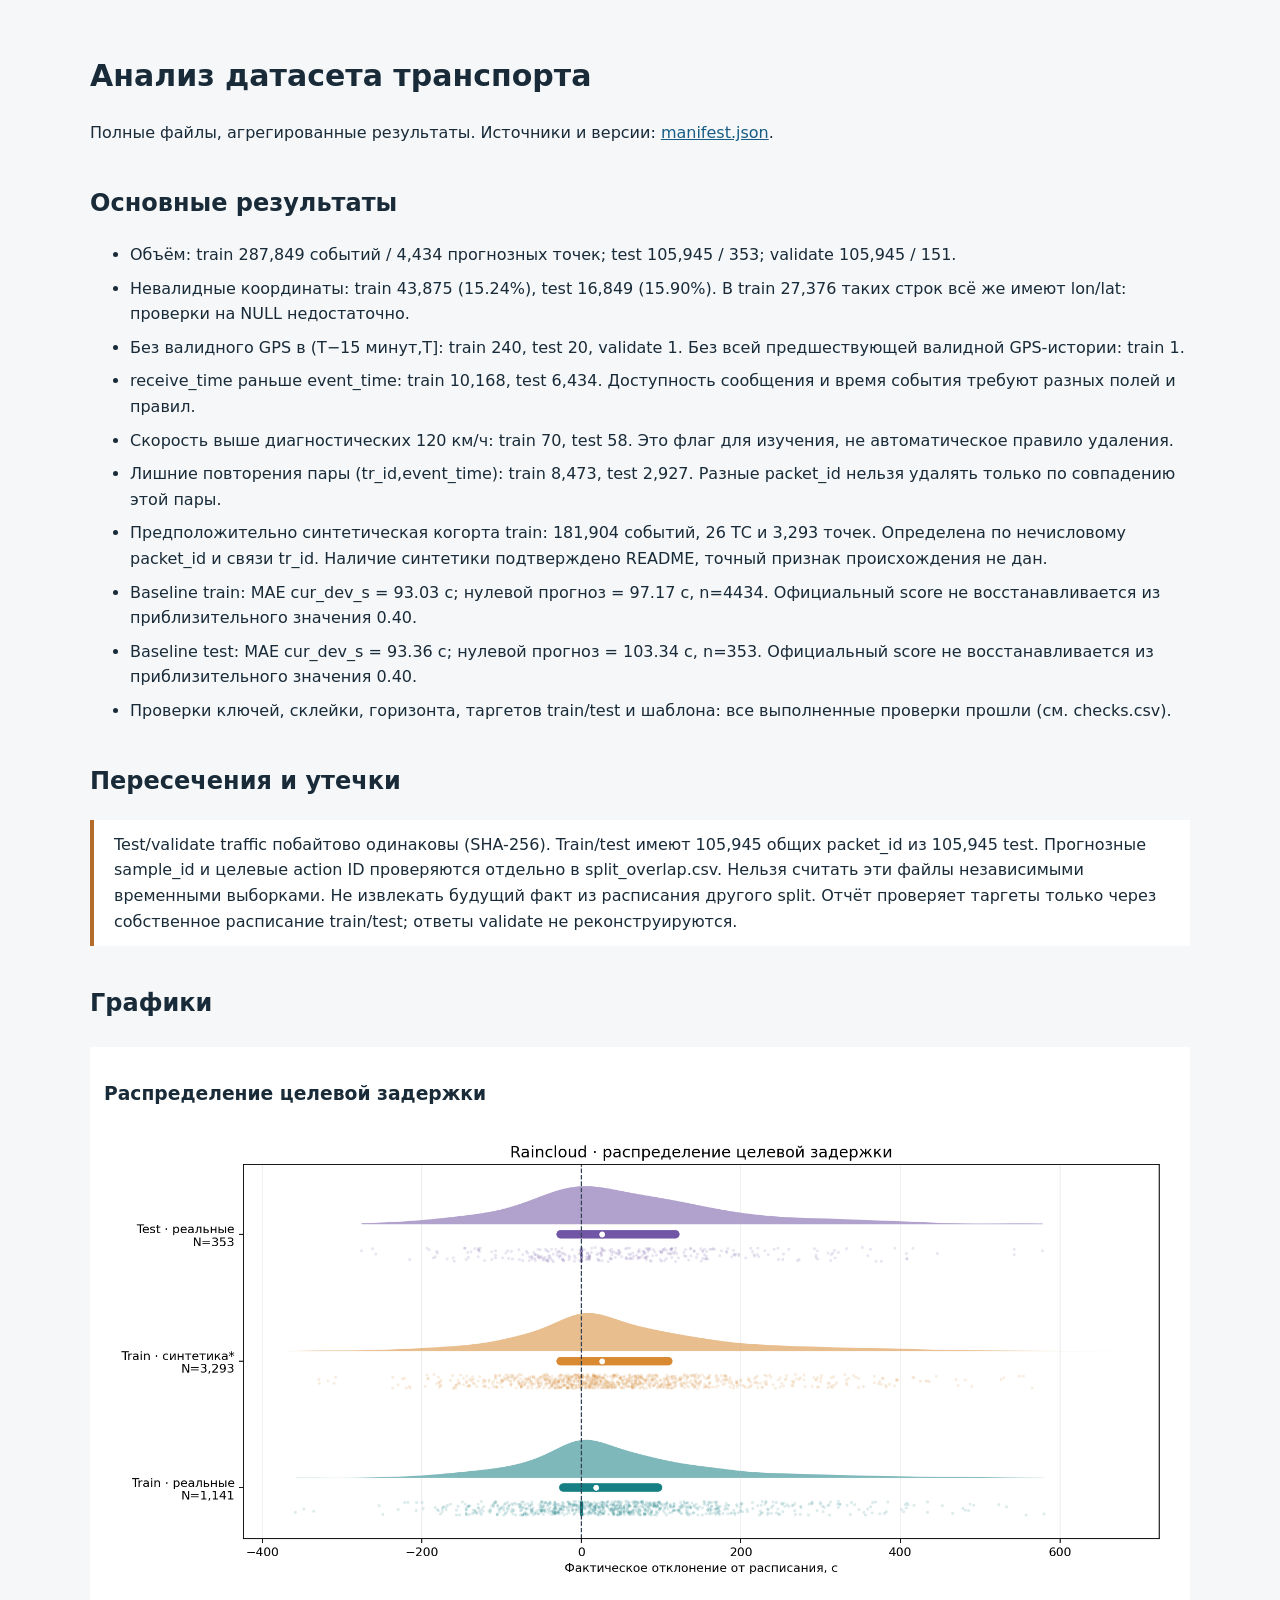
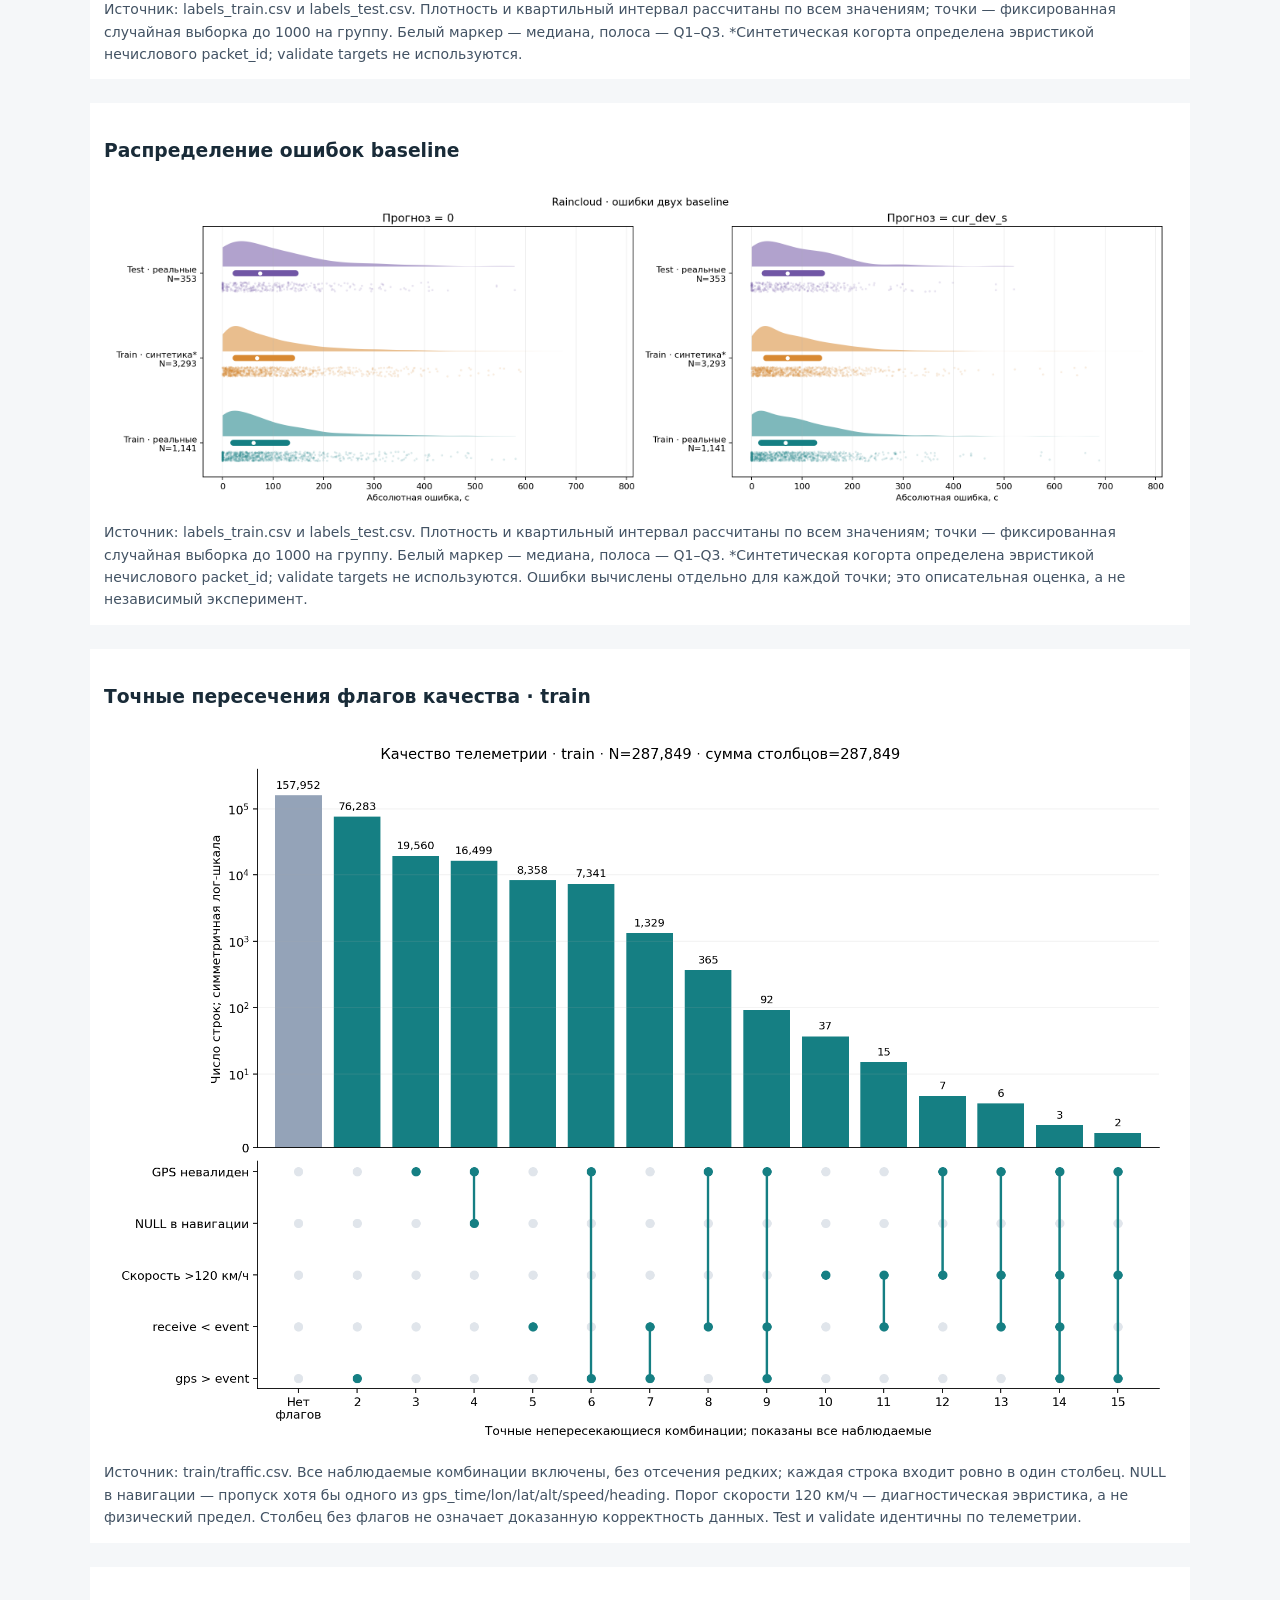
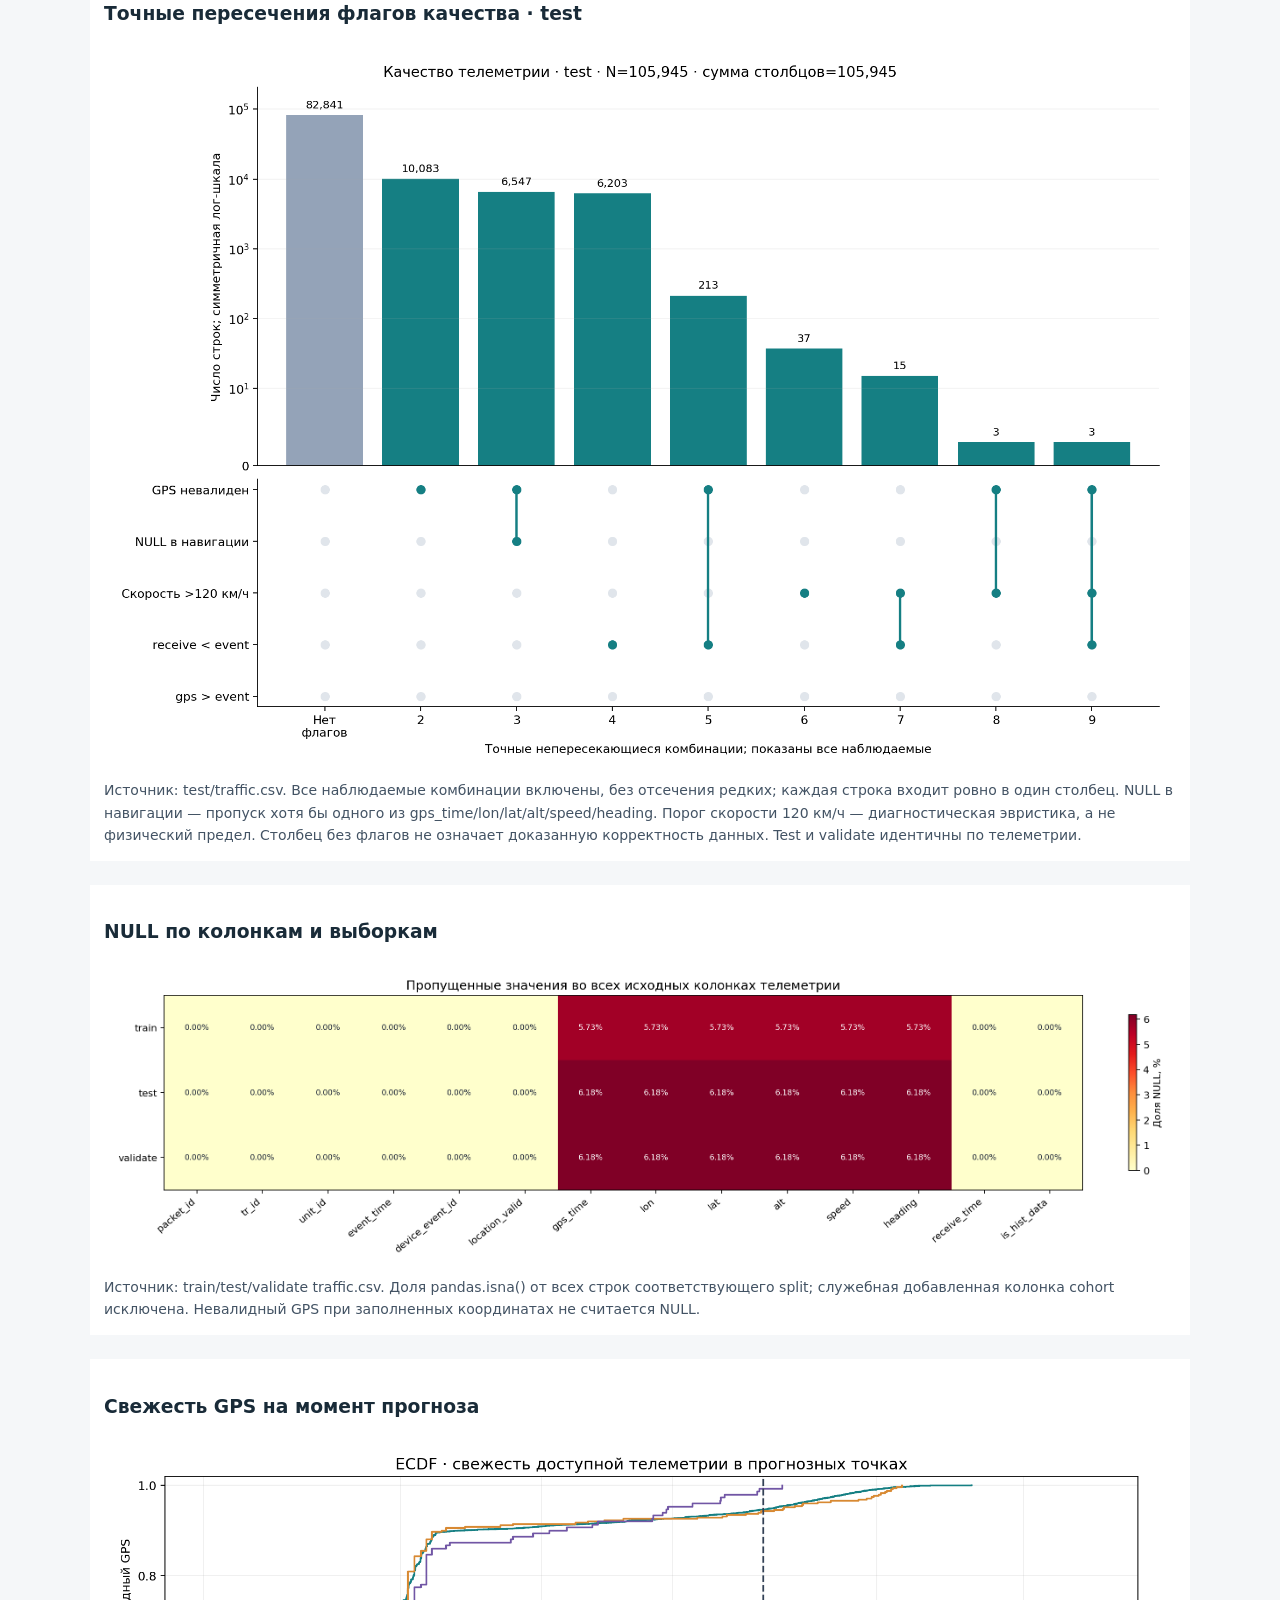
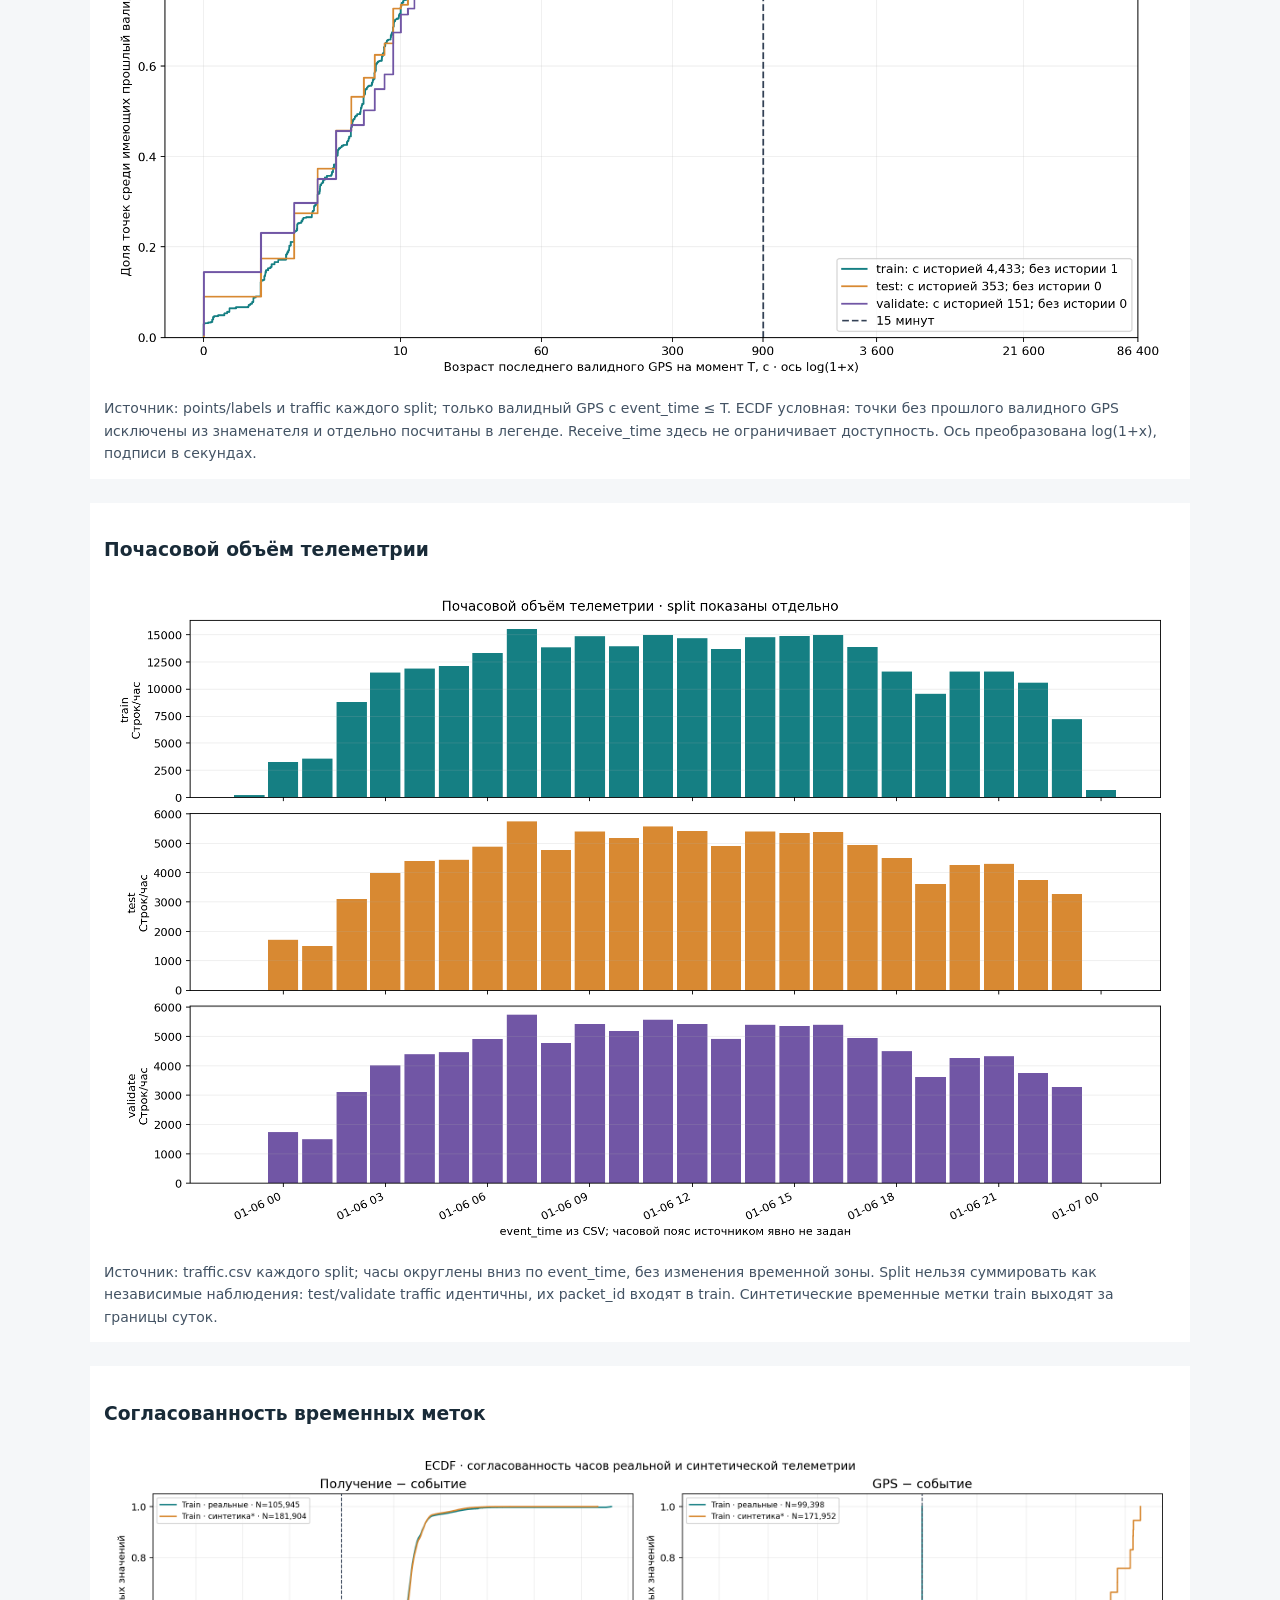
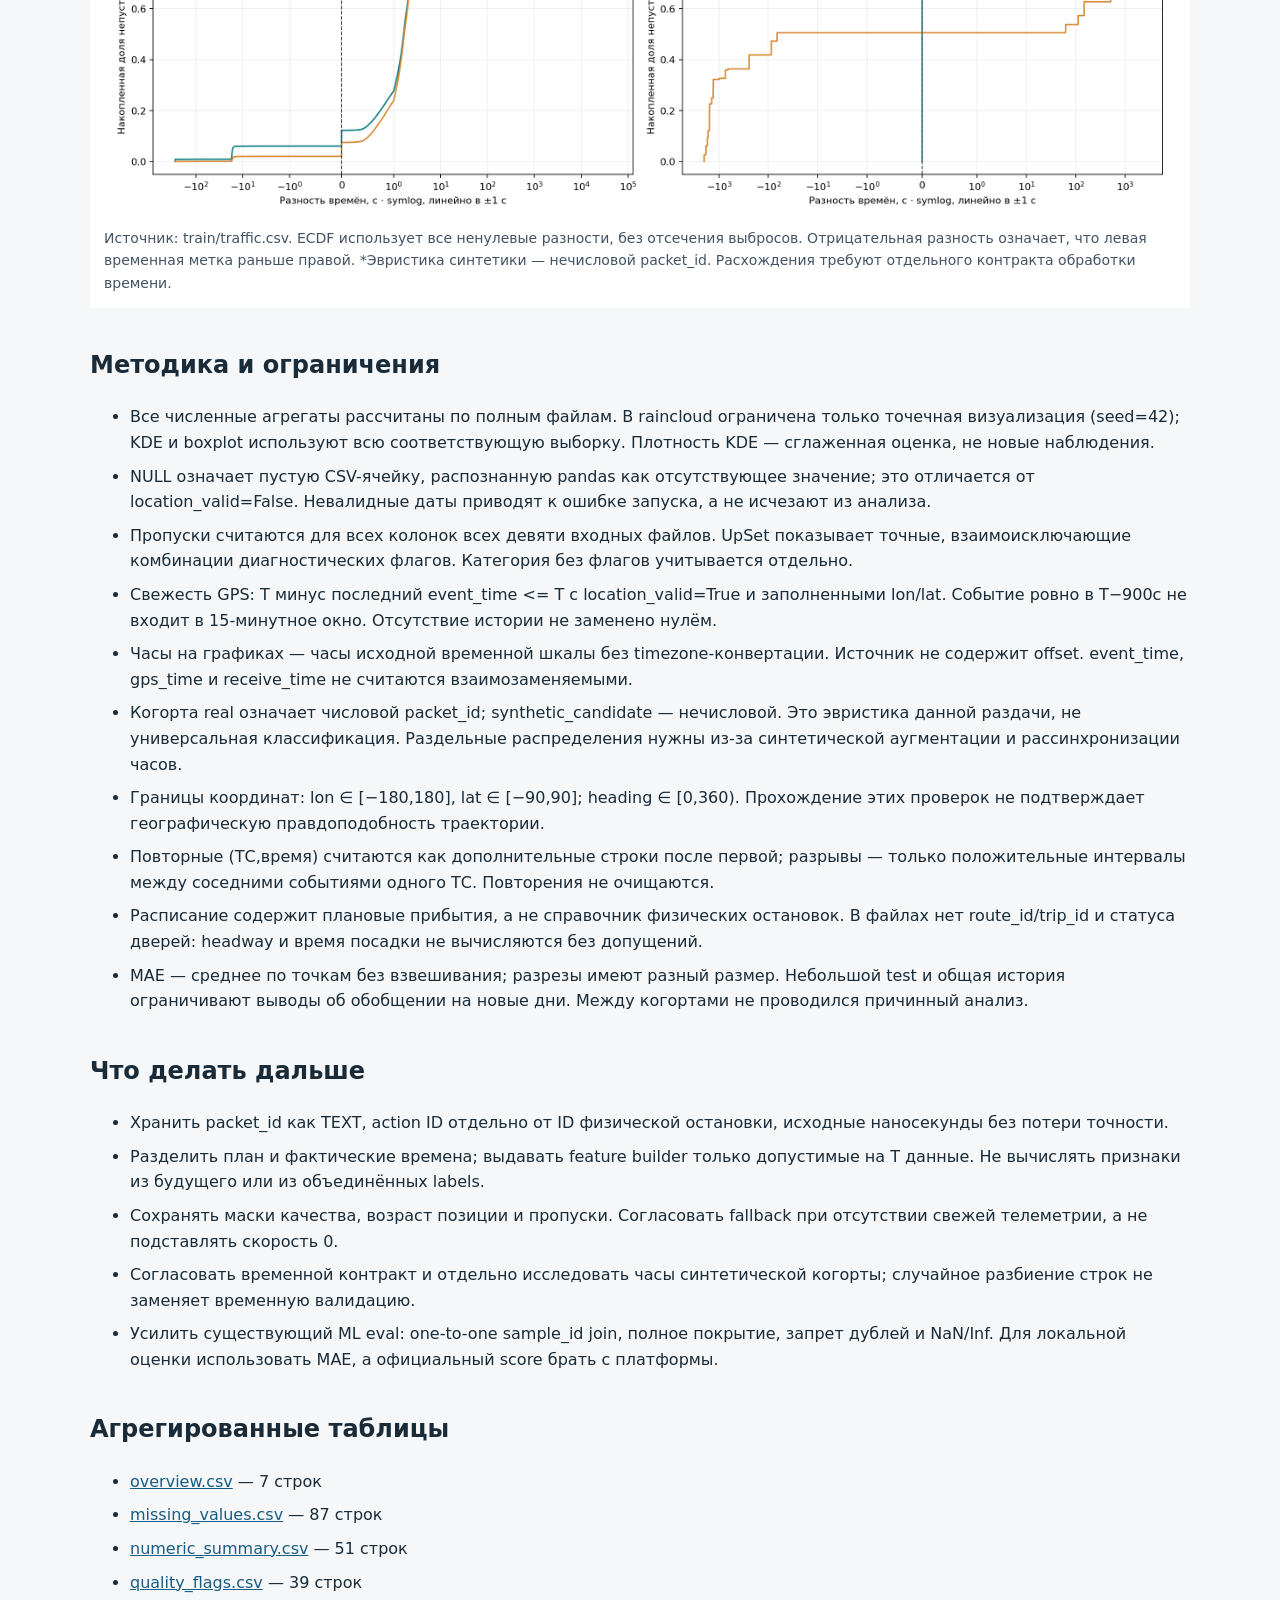
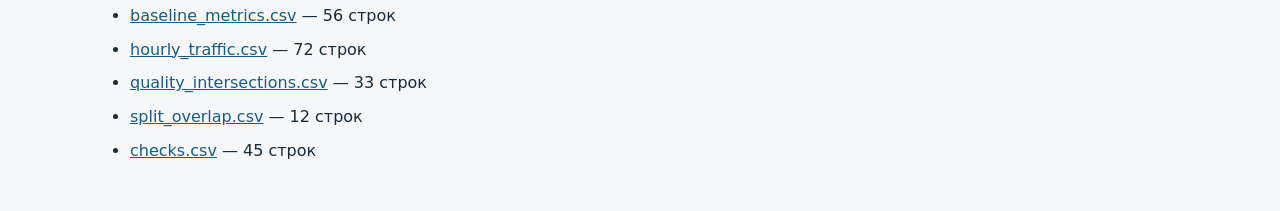
<file: statistics/index.html>
<!doctype html><html lang='ru'><meta charset='utf-8'><meta name='viewport' content='width=device-width, initial-scale=1'><title>Анализ датасета транспорта</title><style>body{font:16px/1.6 system-ui,sans-serif;color:#192b38;background:#f5f7f9;margin:0}main{max-width:1100px;margin:auto;padding:32px}h1{font-size:30px}h2{margin-top:38px}figure{margin:24px 0;background:white;padding:14px}img{width:100%;height:auto}figcaption{font-size:14px;color:#435364}li{margin:8px 0}a{color:#175c84}.note{border-left:4px solid #b46c2a;padding:12px 20px;background:#fff}code{font-size:14px}</style><main><h1>Анализ датасета транспорта</h1><p>Полные файлы, агрегированные результаты. Источники и версии: <a href='manifest.json'>manifest.json</a>.</p><h2>Основные результаты</h2><ul>
<li>Объём: train 287,849 событий / 4,434 прогнозных точек; test 105,945 / 353; validate 105,945 / 151.</li>
<li>Невалидные координаты: train 43,875 (15.24%), test 16,849 (15.90%). В train 27,376 таких строк всё же имеют lon/lat: проверки на NULL недостаточно.</li>
<li>Без валидного GPS в (T−15 минут,T]: train 240, test 20, validate 1. Без всей предшествующей валидной GPS-истории: train 1.</li>
<li>receive_time раньше event_time: train 10,168, test 6,434. Доступность сообщения и время события требуют разных полей и правил.</li>
<li>Скорость выше диагностических 120 км/ч: train 70, test 58. Это флаг для изучения, не автоматическое правило удаления.</li>
<li>Лишние повторения пары (tr_id,event_time): train 8,473, test 2,927. Разные packet_id нельзя удалять только по совпадению этой пары.</li>
<li>Предположительно синтетическая когорта train: 181,904 событий, 26 ТС и 3,293 точек. Определена по нечисловому packet_id и связи tr_id. Наличие синтетики подтверждено README, точный признак происхождения не дан.</li>
<li>Baseline train: MAE cur_dev_s = 93.03 с; нулевой прогноз = 97.17 с, n=4434. Официальный score не восстанавливается из приблизительного значения 0.40.</li>
<li>Baseline test: MAE cur_dev_s = 93.36 с; нулевой прогноз = 103.34 с, n=353. Официальный score не восстанавливается из приблизительного значения 0.40.</li>
<li>Проверки ключей, склейки, горизонта, таргетов train/test и шаблона: все выполненные проверки прошли (см. checks.csv).</li>
</ul><h2>Пересечения и утечки</h2><p class='note'>
Test/validate traffic побайтово одинаковы (SHA-256). Train/test имеют 105,945 общих packet_id из 105,945 test. Прогнозные sample_id и целевые action ID проверяются отдельно в split_overlap.csv. Нельзя считать эти файлы независимыми временными выборками. Не извлекать будущий факт из расписания другого split. Отчёт проверяет таргеты только через собственное расписание train/test; ответы validate не реконструируются.
</p><h2>Графики</h2>
<figure><h3>Распределение целевой задержки</h3><img src='figures/01_target_raincloud.png' alt='Распределение целевой задержки'><figcaption>Источник: labels_train.csv и labels_test.csv. Плотность и квартильный интервал рассчитаны по всем значениям; точки — фиксированная случайная выборка до 1000 на группу. Белый маркер — медиана, полоса — Q1–Q3. *Синтетическая когорта определена эвристикой нечислового packet_id; validate targets не используются.</figcaption></figure>
<figure><h3>Распределение ошибок baseline</h3><img src='figures/02_baseline_raincloud.png' alt='Распределение ошибок baseline'><figcaption>Источник: labels_train.csv и labels_test.csv. Плотность и квартильный интервал рассчитаны по всем значениям; точки — фиксированная случайная выборка до 1000 на группу. Белый маркер — медиана, полоса — Q1–Q3. *Синтетическая когорта определена эвристикой нечислового packet_id; validate targets не используются. Ошибки вычислены отдельно для каждой точки; это описательная оценка, а не независимый эксперимент.</figcaption></figure>
<figure><h3>Точные пересечения флагов качества · train</h3><img src='figures/03_quality_upset_train.png' alt='Точные пересечения флагов качества · train'><figcaption>Источник: train/traffic.csv. Все наблюдаемые комбинации включены, без отсечения редких; каждая строка входит ровно в один столбец. NULL в навигации — пропуск хотя бы одного из gps_time/lon/lat/alt/speed/heading. Порог скорости 120 км/ч — диагностическая эвристика, а не физический предел. Столбец без флагов не означает доказанную корректность данных. Test и validate идентичны по телеметрии.</figcaption></figure>
<figure><h3>Точные пересечения флагов качества · test</h3><img src='figures/04_quality_upset_test.png' alt='Точные пересечения флагов качества · test'><figcaption>Источник: test/traffic.csv. Все наблюдаемые комбинации включены, без отсечения редких; каждая строка входит ровно в один столбец. NULL в навигации — пропуск хотя бы одного из gps_time/lon/lat/alt/speed/heading. Порог скорости 120 км/ч — диагностическая эвристика, а не физический предел. Столбец без флагов не означает доказанную корректность данных. Test и validate идентичны по телеметрии.</figcaption></figure>
<figure><h3>NULL по колонкам и выборкам</h3><img src='figures/05_missing_heatmap.png' alt='NULL по колонкам и выборкам'><figcaption>Источник: train/test/validate traffic.csv. Доля pandas.isna() от всех строк соответствующего split; служебная добавленная колонка cohort исключена. Невалидный GPS при заполненных координатах не считается NULL.</figcaption></figure>
<figure><h3>Свежесть GPS на момент прогноза</h3><img src='figures/06_gps_age_ecdf.png' alt='Свежесть GPS на момент прогноза'><figcaption>Источник: points/labels и traffic каждого split; только валидный GPS с event_time ≤ T. ECDF условная: точки без прошлого валидного GPS исключены из знаменателя и отдельно посчитаны в легенде. Receive_time здесь не ограничивает доступность. Ось преобразована log(1+x), подписи в секундах.</figcaption></figure>
<figure><h3>Почасовой объём телеметрии</h3><img src='figures/07_hourly_volume.png' alt='Почасовой объём телеметрии'><figcaption>Источник: traffic.csv каждого split; часы округлены вниз по event_time, без изменения временной зоны. Split нельзя суммировать как независимые наблюдения: test/validate traffic идентичны, их packet_id входят в train. Синтетические временные метки train выходят за границы суток.</figcaption></figure>
<figure><h3>Согласованность временных меток</h3><img src='figures/08_clock_ecdf.png' alt='Согласованность временных меток'><figcaption>Источник: train/traffic.csv. ECDF использует все ненулевые разности, без отсечения выбросов. Отрицательная разность означает, что левая временная метка раньше правой. *Эвристика синтетики — нечисловой packet_id. Расхождения требуют отдельного контракта обработки времени.</figcaption></figure>
<h2>Методика и ограничения</h2><ul><li>Все численные агрегаты рассчитаны по полным файлам. В raincloud ограничена только точечная визуализация (seed=42); KDE и boxplot используют всю соответствующую выборку. Плотность KDE — сглаженная оценка, не новые наблюдения.</li><li>NULL означает пустую CSV-ячейку, распознанную pandas как отсутствующее значение; это отличается от location_valid=False. Невалидные даты приводят к ошибке запуска, а не исчезают из анализа.</li><li>Пропуски считаются для всех колонок всех девяти входных файлов. UpSet показывает точные, взаимоисключающие комбинации диагностических флагов. Категория без флагов учитывается отдельно.</li><li>Свежесть GPS: T минус последний event_time &lt;= T с location_valid=True и заполненными lon/lat. Событие ровно в T−900с не входит в 15-минутное окно. Отсутствие истории не заменено нулём.</li><li>Часы на графиках — часы исходной временной шкалы без timezone-конвертации. Источник не содержит offset. event_time, gps_time и receive_time не считаются взаимозаменяемыми.</li><li>Когорта real означает числовой packet_id; synthetic_candidate — нечисловой. Это эвристика данной раздачи, не универсальная классификация. Раздельные распределения нужны из-за синтетической аугментации и рассинхронизации часов.</li><li>Границы координат: lon ∈ [−180,180], lat ∈ [−90,90]; heading ∈ [0,360). Прохождение этих проверок не подтверждает географическую правдоподобность траектории.</li><li>Повторные (ТС,время) считаются как дополнительные строки после первой; разрывы — только положительные интервалы между соседними событиями одного ТС. Повторения не очищаются.</li><li>Расписание содержит плановые прибытия, а не справочник физических остановок. В файлах нет route_id/trip_id и статуса дверей: headway и время посадки не вычисляются без допущений.</li><li>MAE — среднее по точкам без взвешивания; разрезы имеют разный размер. Небольшой test и общая история ограничивают выводы об обобщении на новые дни. Между когортами не проводился причинный анализ.</li></ul>
<h2>Что делать дальше</h2><ul><li>Хранить packet_id как TEXT, action ID отдельно от ID физической остановки, исходные наносекунды без потери точности.</li><li>Разделить план и фактические времена; выдавать feature builder только допустимые на T данные. Не вычислять признаки из будущего или из объединённых labels.</li><li>Сохранять маски качества, возраст позиции и пропуски. Согласовать fallback при отсутствии свежей телеметрии, а не подставлять скорость 0.</li><li>Согласовать временной контракт и отдельно исследовать часы синтетической когорты; случайное разбиение строк не заменяет временную валидацию.</li><li>Усилить существующий ML eval: one-to-one sample_id join, полное покрытие, запрет дублей и NaN/Inf. Для локальной оценки использовать MAE, а официальный score брать с платформы.</li></ul>
<h2>Агрегированные таблицы</h2><ul><li><a href='tables/overview.csv'>overview.csv</a> — 7 строк</li><li><a href='tables/missing_values.csv'>missing_values.csv</a> — 87 строк</li><li><a href='tables/numeric_summary.csv'>numeric_summary.csv</a> — 51 строк</li><li><a href='tables/quality_flags.csv'>quality_flags.csv</a> — 39 строк</li><li><a href='tables/baseline_metrics.csv'>baseline_metrics.csv</a> — 56 строк</li><li><a href='tables/hourly_traffic.csv'>hourly_traffic.csv</a> — 72 строк</li><li><a href='tables/quality_intersections.csv'>quality_intersections.csv</a> — 33 строк</li><li><a href='tables/split_overlap.csv'>split_overlap.csv</a> — 12 строк</li><li><a href='tables/checks.csv'>checks.csv</a> — 45 строк</li></ul></main></html>
</file>
